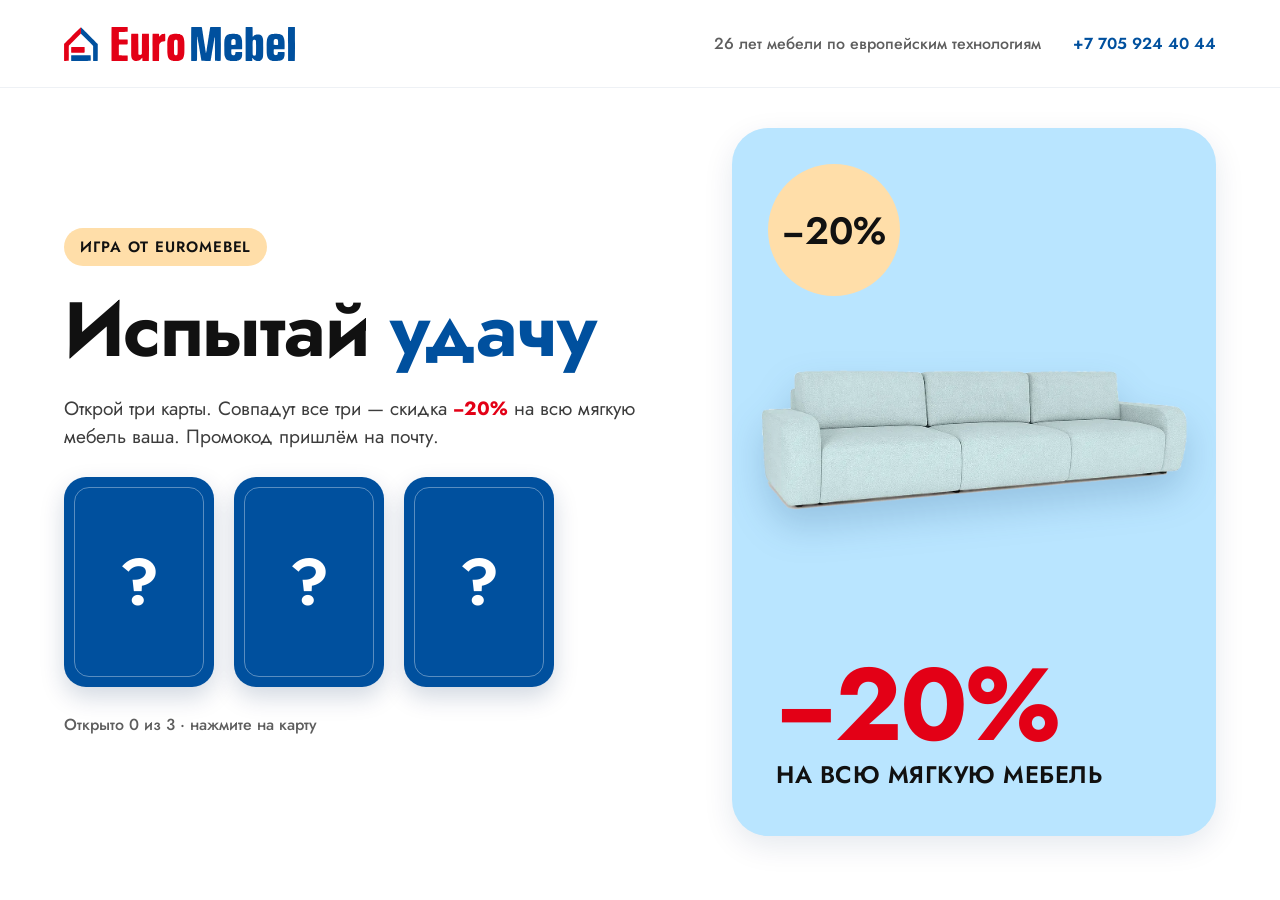
<file: index.html>
<!doctype html>
<html lang="ru">
<head>
<meta charset="utf-8">
<meta name="viewport" content="width=device-width, initial-scale=1">
<title>Испытай удачу — скидка на мягкую мебель | EuroMebel</title>
<meta name="description" content="Открой три карты и получи промокод на скидку на всю мягкую мебель EuroMebel.">
<meta property="og:title" content="EuroMebel — Испытай удачу">
<meta property="og:description" content="Открой три карты и получи промокод на скидку на мягкую мебель.">
<meta name="theme-color" content="#E30016">
<link rel="icon" href="assets/favicon.svg" type="image/svg+xml">
<link rel="stylesheet" href="styles.css">
<script src="config.js"></script>
</head>
<body>

<header class="top">
  <a class="logo" href="https://euromebel.kz/" aria-label="EuroMebel — на главную">
    <img src="assets/logo.svg" alt="EuroMebel" width="228" height="34">
  </a>
  <div class="top-right">
    <span class="tagline">26 лет мебели по европейским технологиям</span>
    <a class="phone" data-phone href="tel:+77059244044">+7 705 924 40 44</a>
  </div>
</header>

<main class="layout">
  <section class="game" aria-live="polite">
    <span class="eyebrow">Игра от EuroMebel</span>
    <h1>Испытай <span class="blue">удачу</span></h1>
    <p class="lead">Открой три карты. Совпадут все три — скидка <b class="accent" data-prize>−20%</b> <span data-scope>на всю мягкую мебель</span> ваша. Промокод пришлём на почту.</p>

    <div class="cards" role="group" aria-label="Карты">
      <button type="button" class="card" data-card="0" aria-label="Открыть карту 1"></button>
      <button type="button" class="card" data-card="1" aria-label="Открыть карту 2"></button>
      <button type="button" class="card" data-card="2" aria-label="Открыть карту 3"></button>
    </div>

    <p class="status" id="status">Открыто <span id="opened">0</span> из 3 · нажмите на карту</p>

    <form class="claim" id="claim" hidden novalidate>
      <h2>Совпадение! Скидка <span class="accent" data-prize>−20%</span> ваша</h2>
      <label for="email">Куда отправить промокод?</label>
      <div class="row">
        <input id="email" name="email" type="email" inputmode="email" autocomplete="email" placeholder="name@mail.kz" required>
        <button type="submit" class="btn" id="submitBtn">Получить промокод</button>
      </div>
      <!-- ловушка для ботов: люди это поле не видят -->
      <input class="hp" type="text" name="company" tabindex="-1" autocomplete="off" aria-hidden="true">
      <p class="error" id="error" role="alert" hidden></p>
      <p class="consent">Нажимая кнопку, вы соглашаетесь получать письма от EuroMebel и с <a data-privacy href="https://euromebel.kz/personal-information" target="_blank" rel="noopener">политикой конфиденциальности</a>.</p>
    </form>

    <div class="done" id="done" hidden>
      <div class="done-head">
        <span class="check" aria-hidden="true"><svg viewBox="0 0 24 24"><path d="M5 12.5l4.5 4.5L19 7.5"/></svg></span>
        <h2>Промокод уже летит</h2>
      </div>
      <p>Отправим его на <b id="doneEmail"></b>. Если письма нет — загляните в «Промоакции» или «Спам».<span id="validLine"></span></p>
      <a class="btn" data-catalog href="https://euromebel.kz/">Перейти в каталог</a>
    </div>
  </section>

  <aside class="hero" aria-hidden="true">
    <span class="badge" data-prize>−20%</span>
    <img class="sofa" src="assets/sofa.webp" alt="Диван EuroMebel" width="1083" height="357">
    <div class="hero-text">
      <span class="big" data-prize>−20%</span>
      <span class="scope" data-scope>на всю мягкую мебель</span>
    </div>
  </aside>
</main>

<template id="cardFaces">
  <span class="inner">
    <span class="face back"><span class="frame"></span><span class="q">?</span></span>
    <span class="face front">
      <svg viewBox="0 0 24 24" aria-hidden="true"><path d="M4 11V8a2 2 0 0 1 2-2h12a2 2 0 0 1 2 2v3"/><path d="M2 13a2 2 0 0 1 4 0v2h12v-2a2 2 0 0 1 4 0v4a1 1 0 0 1-1 1H3a1 1 0 0 1-1-1z"/><path d="M5 18v2M19 18v2"/></svg>
      <b data-prize>−20%</b>
    </span>
  </span>
</template>

<script src="app.js"></script>
</body>
</html>
</file>
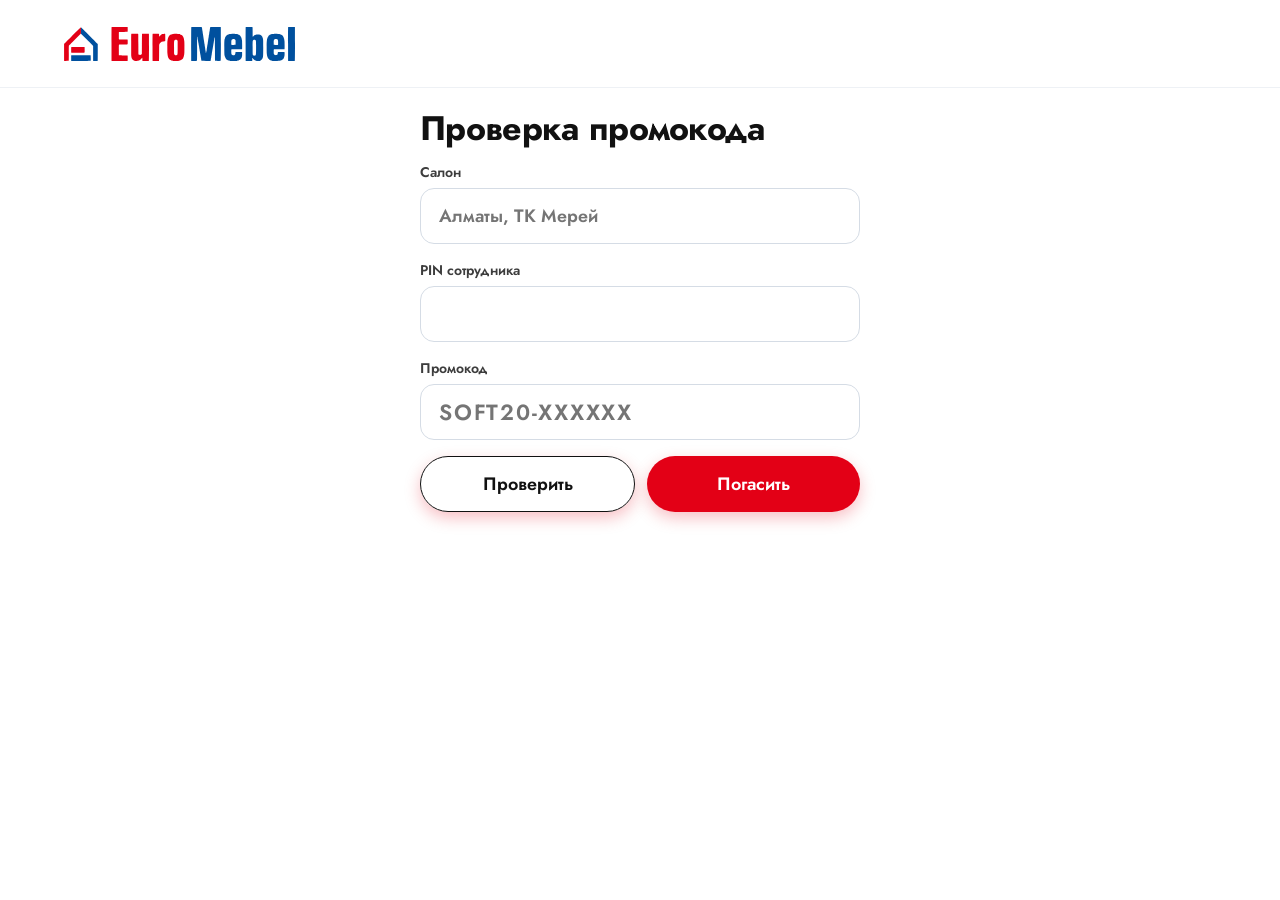
<file: check.html>
<!doctype html>
<html lang="ru">
<head>
<meta charset="utf-8">
<meta name="viewport" content="width=device-width, initial-scale=1">
<meta name="robots" content="noindex, nofollow">
<title>Проверка промокода — EuroMebel</title>
<link rel="icon" href="assets/favicon.svg" type="image/svg+xml">
<link rel="stylesheet" href="styles.css">
<script src="config.js"></script>
<style>
  .wrap { max-width: 480px; width: 100%; margin: 0 auto; padding: 24px 20px 48px; display: flex; flex-direction: column; gap: 16px; }
  .wrap h1 { font-size: 34px; }
  .field { display: flex; flex-direction: column; gap: 6px; }
  .field label { font-size: 14px; font-weight: 600; color: var(--ink-2); }
  .field input { height: 56px; padding: 0 18px; border-radius: 14px; border: 1.5px solid var(--line); background: var(--paper); font: 600 18px var(--font); color: var(--ink); }
  #code { text-transform: uppercase; letter-spacing: .08em; font-size: 22px; }
  .btns { display: flex; gap: 12px; }
  .btns .btn { flex: 1; height: 56px; padding: 0 16px; }
  .btn.ghost { background: transparent; color: var(--ink); border: 1.5px solid var(--ink); }
  .btn.ghost:hover { background: rgba(31,26,23,.06); }
  .result { border-radius: 16px; padding: 18px 20px; font-size: 17px; line-height: 1.5; font-weight: 600; }
  .result.ok { background: #E3EFE6; color: #1C4A2B; }
  .result.warn { background: #F7E6D2; color: #6B3A0C; }
  .result.bad { background: #F6DEDB; color: #7A1A12; }
</style>
</head>
<body>
<header class="top">
  <a class="logo" href="index.html"><img src="assets/logo.svg" alt="EuroMebel" height="28"></a>
</header>
<main class="wrap">
  <h1>Проверка промокода</h1>
  <form id="f" class="wrap" style="padding:0" novalidate>
    <div class="field"><label for="salon">Салон</label><input id="salon" autocomplete="organization" placeholder="Алматы, ТК Мерей"></div>
    <div class="field"><label for="pin">PIN сотрудника</label><input id="pin" type="password" inputmode="numeric" autocomplete="current-password"></div>
    <div class="field"><label for="code">Промокод</label><input id="code" autocomplete="off" placeholder="SOFT20-XXXXXX"></div>
    <div class="btns">
      <button type="submit" class="btn ghost" data-act="check">Проверить</button>
      <button type="button" class="btn" data-act="redeem" id="redeem">Погасить</button>
    </div>
  </form>
  <div id="out" class="result" role="status" hidden></div>
</main>
<script>
(function () {
  var C = window.PROMO_CONFIG || {};
  var $ = function (id) { return document.getElementById(id); };
  try { $("salon").value = localStorage.getItem("em_salon") || ""; } catch (e) {}

  var MSG = {
    "выдан": ["ok", "Код действителен"],
    "погашен": ["bad", "Код уже использован"],
    "свободен": ["warn", "Код не выдавался покупателю"],
    not_found: ["bad", "Такого кода нет"],
    bad_pin: ["bad", "Неверный PIN"],
    already_redeemed: ["bad", "Код уже использован"],
    not_issued: ["warn", "Код не выдавался покупателю — гасить нельзя"],
    staff_disabled: ["warn", "Проверка кодов не включена (STAFF_PIN не задан)"],
    rate_limited: ["bad", "Слишком много неверных попыток, подождите 10 минут"]
  };
  function show(kind, text) { var o = $("out"); o.className = "result " + kind; o.textContent = text; o.hidden = false; }

  function send(action) {
    if (!C.apiUrl) { show("warn", "apiUrl не задан в config.js"); return; }
    var code = $("code").value.trim().toUpperCase();
    if (!code) { show("warn", "Введите промокод"); return; }
    if (action === "redeem" && !confirm("Погасить код " + code + "? Отменить будет нельзя.")) return;
    try { localStorage.setItem("em_salon", $("salon").value); } catch (e) {}
    show("warn", "Проверяем…");
    fetch(C.apiUrl, {
      method: "POST",
      headers: { "Content-Type": "text/plain;charset=utf-8" },
      body: JSON.stringify({ action: action, code: code, pin: $("pin").value, salon: $("salon").value })
    }).then(function (r) { return r.json(); }).then(function (res) {
      if (res.ok && action === "redeem") return show("ok", "Погашено. Скидка " + res.discount + " " + res.scope + ".");
      if (res.ok) {
        var m = MSG[res.status] || ["warn", res.status];
        var extra = res.status === "выдан" ? ": скидка " + res.discount + " " + res.scope :
                    res.status === "погашен" && res.redeemedAt ? " (" + res.redeemedAt + (res.salon ? ", " + res.salon : "") + ")" : "";
        return show(m[0], m[1] + extra);
      }
      var e = MSG[res.error] || ["bad", "Ошибка: " + res.error];
      show(e[0], e[1]);
    }).catch(function () { show("bad", "Нет связи с сервером"); });
  }
  $("f").addEventListener("submit", function (e) { e.preventDefault(); send("check"); });
  $("redeem").addEventListener("click", function () { send("redeem"); });
})();
</script>
</body>
</html>
</file>
<file: styles.css>
/* ============================================================
   Фирменный стиль EuroMebel. Цвета сняты с логотипа и рекламных макетов бренда.
   Шрифт в макетах — геометрический гротеск типа Futura PT;
   здесь его открытый аналог Jost (Google Fonts, с кириллицей).
   Есть лицензионные файлы Futura PT → положите в assets/fonts/
   и раскомментируйте @font-face ниже.
   ============================================================ */
/*
@font-face { font-family: "Futura PT"; src: url("assets/fonts/FuturaPT-Book.woff2") format("woff2"); font-weight: 400; font-display: swap; }
@font-face { font-family: "Futura PT"; src: url("assets/fonts/FuturaPT-Demi.woff2") format("woff2"); font-weight: 600; font-display: swap; }
@font-face { font-family: "Futura PT"; src: url("assets/fonts/FuturaPT-Bold.woff2") format("woff2"); font-weight: 700; font-display: swap; }
*/
/* Jost — локальные файлы, без зависимости от Google Fonts */
@font-face { font-family: "Jost"; font-style: normal; font-weight: 400; font-display: swap; src: url("assets/fonts/jost-cyrillic-400-normal.woff2") format("woff2"); unicode-range: U+0301, U+0400-045F, U+0490-0491, U+04B0-04B1, U+2116; }
@font-face { font-family: "Jost"; font-style: normal; font-weight: 400; font-display: swap; src: url("assets/fonts/jost-latin-400-normal.woff2") format("woff2"); unicode-range: U+0000-00FF, U+0131, U+0152-0153, U+02BB-02BC, U+02C6, U+02DA, U+02DC, U+0304, U+0308, U+0329, U+2000-206F, U+20AC, U+2122, U+2191, U+2193, U+2212, U+2215, U+FEFF, U+FFFD; }
@font-face { font-family: "Jost"; font-style: normal; font-weight: 500; font-display: swap; src: url("assets/fonts/jost-cyrillic-500-normal.woff2") format("woff2"); unicode-range: U+0301, U+0400-045F, U+0490-0491, U+04B0-04B1, U+2116; }
@font-face { font-family: "Jost"; font-style: normal; font-weight: 500; font-display: swap; src: url("assets/fonts/jost-latin-500-normal.woff2") format("woff2"); unicode-range: U+0000-00FF, U+0131, U+0152-0153, U+02BB-02BC, U+02C6, U+02DA, U+02DC, U+0304, U+0308, U+0329, U+2000-206F, U+20AC, U+2122, U+2191, U+2193, U+2212, U+2215, U+FEFF, U+FFFD; }
@font-face { font-family: "Jost"; font-style: normal; font-weight: 600; font-display: swap; src: url("assets/fonts/jost-cyrillic-600-normal.woff2") format("woff2"); unicode-range: U+0301, U+0400-045F, U+0490-0491, U+04B0-04B1, U+2116; }
@font-face { font-family: "Jost"; font-style: normal; font-weight: 600; font-display: swap; src: url("assets/fonts/jost-latin-600-normal.woff2") format("woff2"); unicode-range: U+0000-00FF, U+0131, U+0152-0153, U+02BB-02BC, U+02C6, U+02DA, U+02DC, U+0304, U+0308, U+0329, U+2000-206F, U+20AC, U+2122, U+2191, U+2193, U+2212, U+2215, U+FEFF, U+FFFD; }
@font-face { font-family: "Jost"; font-style: normal; font-weight: 700; font-display: swap; src: url("assets/fonts/jost-cyrillic-700-normal.woff2") format("woff2"); unicode-range: U+0301, U+0400-045F, U+0490-0491, U+04B0-04B1, U+2116; }
@font-face { font-family: "Jost"; font-style: normal; font-weight: 700; font-display: swap; src: url("assets/fonts/jost-latin-700-normal.woff2") format("woff2"); unicode-range: U+0000-00FF, U+0131, U+0152-0153, U+02BB-02BC, U+02C6, U+02DA, U+02DC, U+0304, U+0308, U+0329, U+2000-206F, U+20AC, U+2122, U+2191, U+2193, U+2212, U+2215, U+FEFF, U+FFFD; }

:root {
  --red: #E30016;          /* «Euro» в логотипе, скидки */
  --red-deep: #B80012;
  --blue: #00509E;         /* «Mebel» в логотипе */
  --blue-deep: #003F7D;
  --peach: #FFDEA9;        /* плашки скидок и кнопки в макетах */
  --sky: #B9E5FF;          /* пастельные карточки из макетов */
  --pink: #FFD0D0;
  --lime: #CEDEA1;
  --ground: #FFFFFF;
  --ink: #111111;
  --ink-2: #3D3D3D;
  --ink-3: #5E5E5E;
  --line: #D5DCE5;
  --font: "Futura PT", "Jost", system-ui, sans-serif;
}

* { box-sizing: border-box; }
html, body { margin: 0; }
body {
  background: var(--ground);
  color: var(--ink);
  font-family: var(--font);
  -webkit-font-smoothing: antialiased;
  min-height: 100vh;
  display: flex;
  flex-direction: column;
}
a { color: inherit; }
.accent { color: var(--red); }
.blue { color: var(--blue); }
[hidden] { display: none !important; }

/* ---------- шапка ---------- */
.top {
  height: 88px;
  padding: 0 64px;
  display: flex;
  align-items: center;
  justify-content: space-between;
  gap: 16px;
  border-bottom: 1px solid #EEF1F5;
}
.logo { display: inline-flex; align-items: center; min-height: 44px; }
.logo img { height: 34px; width: auto; display: block; }
.top-right { display: flex; align-items: center; gap: 32px; font-size: 16px; font-weight: 500; }
.tagline { color: var(--ink-3); }
.phone { white-space: nowrap; text-decoration: none; min-height: 44px; display: inline-flex; align-items: center; font-weight: 600; color: var(--blue); }

/* ---------- раскладка ---------- */
.layout {
  flex: 1;
  display: grid;
  grid-template-columns: minmax(0, 1.25fr) minmax(0, 1fr);
  gap: 64px;
  padding: 40px 64px 64px;
  max-width: 1600px;
  width: 100%;
  margin: 0 auto;
}
.game { display: flex; flex-direction: column; justify-content: center; gap: 26px; min-width: 0; }
.eyebrow {
  align-self: flex-start;
  padding: 8px 16px;
  border-radius: 999px;
  background: var(--peach);
  color: var(--ink);
  font-size: 15px;
  font-weight: 600;
  letter-spacing: .06em;
  text-transform: uppercase;
}
h1 {
  margin: 0;
  font-weight: 700;
  font-size: clamp(44px, 6vw, 88px);
  line-height: 1;
  letter-spacing: -.02em;
}
h2 {
  margin: 0;
  font-weight: 700;
  font-size: clamp(24px, 2.3vw, 32px);
  line-height: 1.2;
}
.lead { margin: 0; max-width: 580px; font-size: clamp(18px, 1.5vw, 22px); line-height: 1.45; color: var(--ink-2); }
.lead b { font-weight: 700; }

/* ---------- карты ---------- */
.cards { display: flex; gap: 20px; }
.card {
  position: relative;
  width: 150px;
  height: 210px;
  padding: 0;
  border: 0;
  background: transparent;
  cursor: pointer;
  perspective: 1000px;
  font: inherit;
  border-radius: 22px;
}
.card:focus-visible { outline: 3px solid var(--blue); outline-offset: 4px; }
.card:disabled { cursor: default; }
.card .inner {
  position: absolute; inset: 0; display: block;
  transition: transform .6s cubic-bezier(.2,.7,.2,1);
  transform-style: preserve-3d;
}
.card:not(:disabled):hover .inner { transform: translateY(-6px) rotate(-1.5deg); }
.card.is-flipped .inner { transform: rotateY(180deg); }
.face {
  position: absolute; inset: 0;
  border-radius: 22px;
  backface-visibility: hidden; -webkit-backface-visibility: hidden;
  display: flex; flex-direction: column; align-items: center; justify-content: center; gap: 10px;
  box-shadow: 0 10px 24px rgba(0, 40, 90, .18);
}
.face.back { background: var(--blue); }
.face.back .frame { position: absolute; inset: 10px; border: 1.5px solid rgba(255,255,255,.35); border-radius: 15px; }
.face.back .q { font-weight: 700; font-size: 64px; color: #fff; }
.face.front { transform: rotateY(180deg); background: #fff; border: 2px solid var(--red); }
.face.front svg { width: 60px; height: 60px; fill: none; stroke: var(--blue); stroke-width: 1.5; stroke-linecap: round; stroke-linejoin: round; }
.face.front b { font-weight: 700; font-size: 34px; color: var(--red); }
.cards.win .card .face.front { animation: pop .5s ease both; }
@keyframes pop { 50% { box-shadow: 0 0 0 6px var(--peach), 0 10px 24px rgba(0,40,90,.18); } }

.status { margin: 0; font-size: 16px; font-weight: 500; color: var(--ink-3); }

/* ---------- форма ---------- */
.claim { display: flex; flex-direction: column; gap: 14px; max-width: 620px; }
.claim label { font-size: 17px; font-weight: 500; color: var(--ink-2); }
.row { display: flex; gap: 12px; }
input[type=email] {
  flex: 1; min-width: 0;
  height: 60px; padding: 0 24px;
  border-radius: 999px; border: 1.5px solid var(--line);
  background: #fff;
  font: 500 18px var(--font); color: var(--ink);
}
input[type=email]:focus { outline: none; border-color: var(--blue); box-shadow: 0 0 0 3px rgba(0,80,158,.15); }
.hp { position: absolute; left: -9999px; width: 1px; height: 1px; opacity: 0; }
.btn {
  display: inline-flex; align-items: center; justify-content: center;
  height: 60px; padding: 0 34px;
  border: 0; border-radius: 999px;
  background: var(--red); color: #fff;
  font: 600 18px var(--font); text-decoration: none;
  cursor: pointer; white-space: nowrap;
  box-shadow: 0 6px 16px rgba(227, 0, 22, .25);
  transition: background .15s;
}
.btn:hover { background: var(--red-deep); }
.btn:disabled { opacity: .6; cursor: progress; }
.error { margin: 0; font-size: 15px; font-weight: 600; color: var(--red-deep); }
.consent { margin: 0; font-size: 14px; line-height: 1.5; color: var(--ink-3); }

/* ---------- готово ---------- */
.done { display: flex; flex-direction: column; gap: 14px; max-width: 620px; }
.done-head { display: flex; align-items: center; gap: 14px; }
.check { width: 44px; height: 44px; flex-shrink: 0; border-radius: 999px; background: var(--blue); display: flex; align-items: center; justify-content: center; }
.check svg { width: 22px; height: 22px; fill: none; stroke: #fff; stroke-width: 2.5; stroke-linecap: round; stroke-linejoin: round; }
.done p { margin: 0; font-size: 18px; line-height: 1.5; color: var(--ink-2); }
.done p b { color: var(--ink); }
.done .btn { align-self: flex-start; }

/* ---------- правая панель: как карточки в рекламных макетах ---------- */
.hero {
  position: relative;
  border-radius: 36px;
  background: var(--sky);
  overflow: hidden;
  min-height: 560px;
  display: flex;
  flex-direction: column;
  justify-content: flex-end;
  padding: 44px;
  box-shadow: 0 10px 30px rgba(0, 40, 90, .10);
}
.badge {
  position: absolute; left: 36px; top: 36px;
  width: 132px; height: 132px; border-radius: 50%;
  background: var(--peach); color: var(--ink);
  display: flex; align-items: center; justify-content: center;
  font-size: 38px; font-weight: 600;
}
.sofa {
  position: absolute; left: 50%; top: 44%;
  width: 88%;
  filter: drop-shadow(0 18px 18px rgba(0, 50, 100, .18)); height: auto;
  transform: translate(-50%, -50%);
}
.hero-text { position: relative; display: flex; flex-direction: column; gap: 4px; }
.hero-text .big { color: var(--red); font-weight: 700; font-size: clamp(72px, 8vw, 128px); line-height: .95; letter-spacing: -.02em; }
.hero-text .scope { font-size: 24px; font-weight: 600; text-transform: uppercase; letter-spacing: .02em; }

@media (prefers-reduced-motion: reduce) {
  .card .inner { transition: none; }
  .cards.win .card .face.front { animation: none; }
}

/* ---------- планшет / телефон ---------- */
@media (max-width: 1100px) {
  .tagline { display: none; }
}
@media (max-width: 960px) {
  .top { height: 64px; padding: 0 20px; }
  .logo img { height: 26px; }
  .phone { font-size: 15px; }
  .layout { grid-template-columns: 1fr; align-content: start; gap: 24px; padding: 20px 20px 32px; }
  .game { justify-content: flex-start; }
  .hero { order: 2; min-height: 0; border-radius: 24px; padding: 18px 20px; flex-direction: row; align-items: center; justify-content: space-between; gap: 12px; }
  .badge, .sofa { display: none; }
  .hero-text { flex-direction: row; align-items: center; justify-content: space-between; width: 100%; gap: 12px; }
  .hero-text .big { font-size: 52px; }
  .hero-text .scope { font-size: 15px; text-align: right; }
  .game { gap: 20px; }
  .cards { gap: 12px; justify-content: space-between; }
  .card { width: calc((100% - 24px) / 3); max-width: 150px; height: auto; aspect-ratio: 5 / 7; }
  .face.back .q { font-size: 46px; }
  .face.front svg { width: 44px; height: 44px; }
  .face.front b { font-size: 24px; }
  .status { text-align: center; }
  .row { flex-direction: column; }
  input[type=email] { flex: none; width: 100%; }
  input[type=email], .btn { height: 56px; font-size: 17px; }
  .done .btn { align-self: stretch; }
}
</file>
